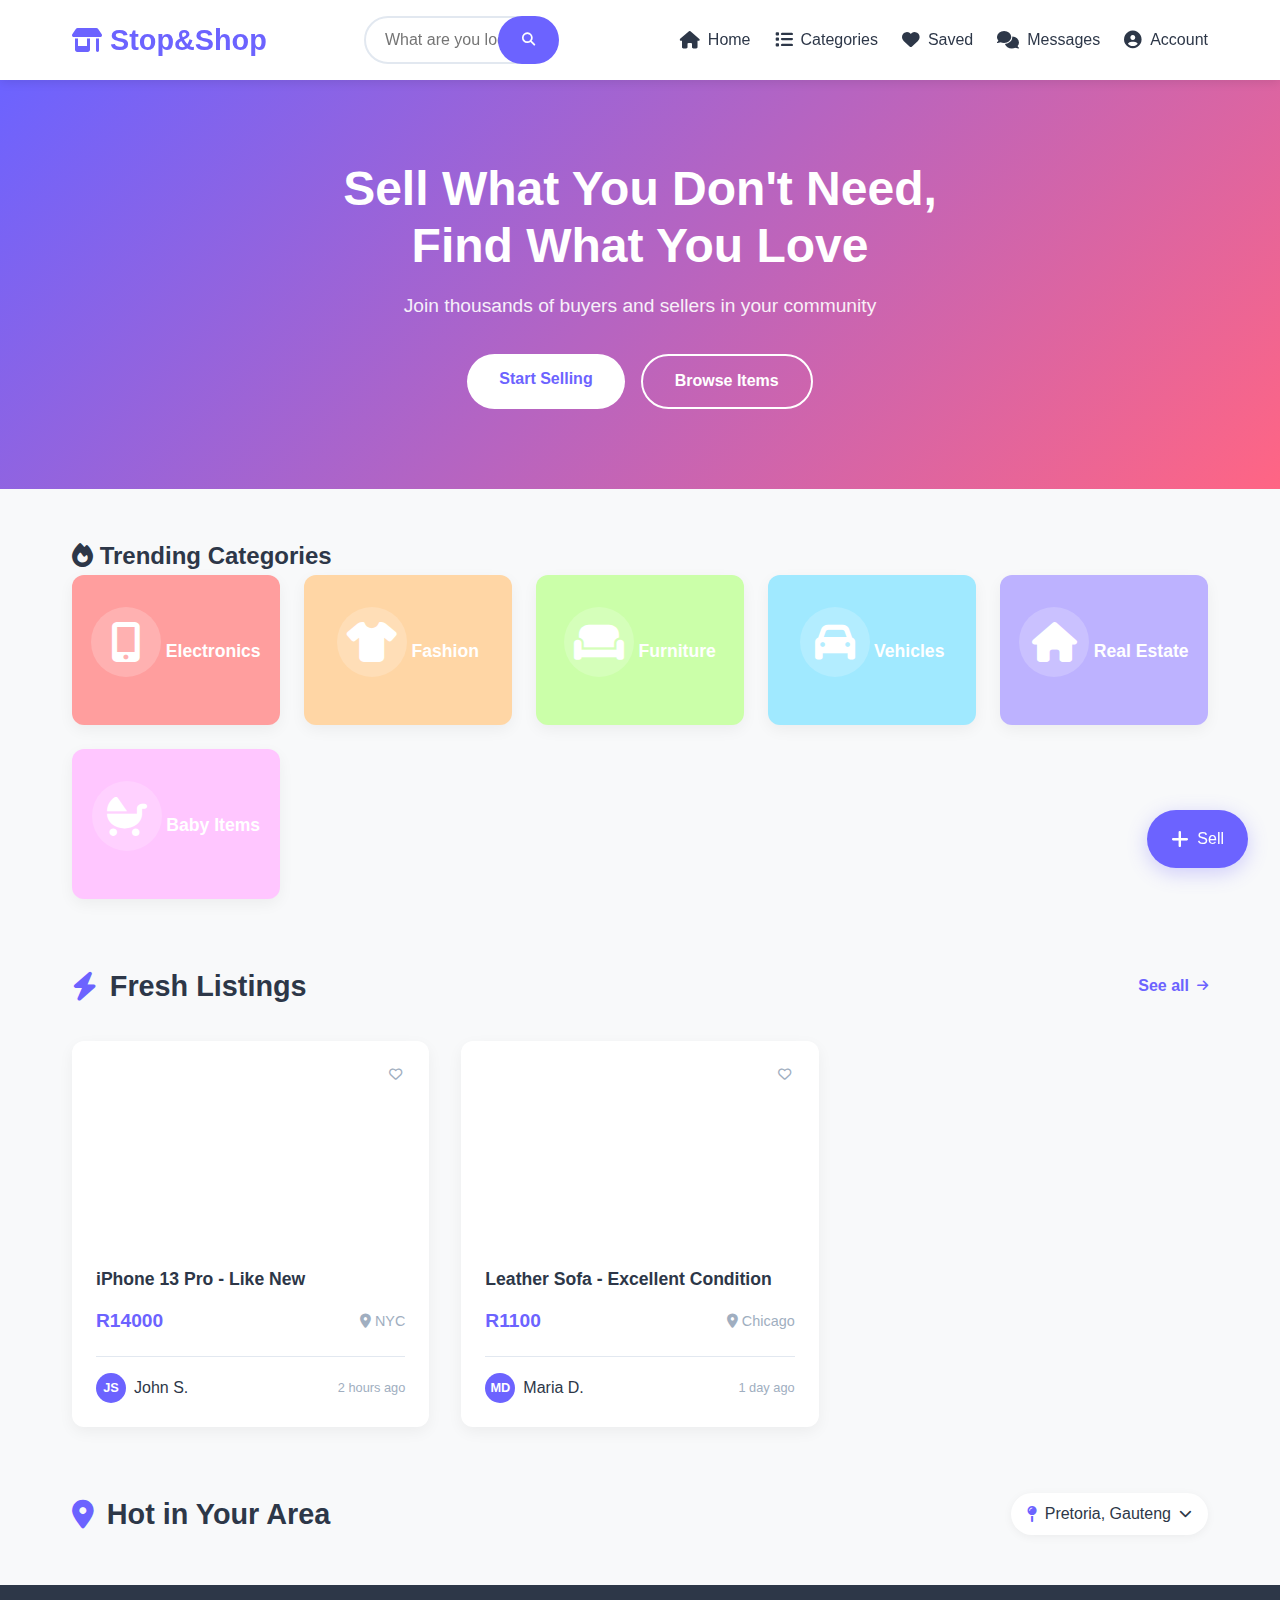
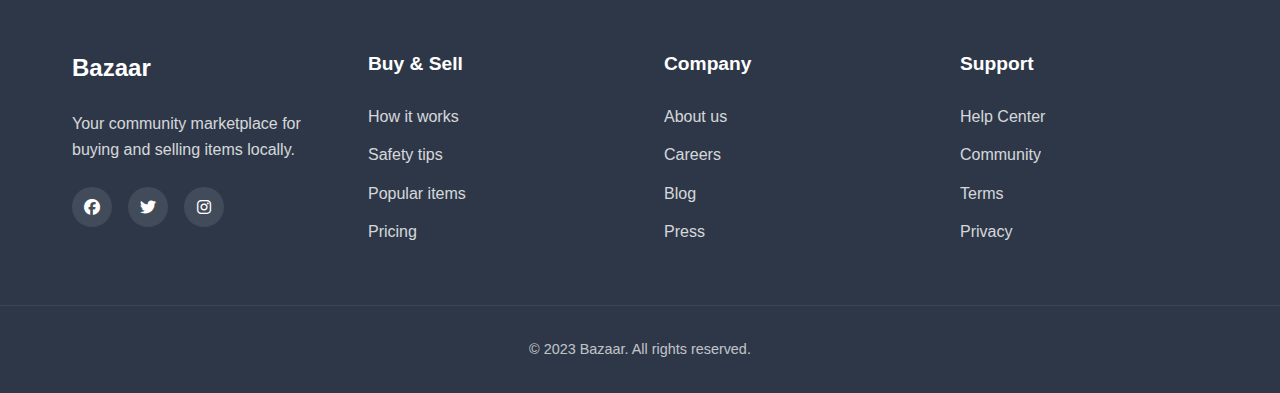
<file: index.html>
<!DOCTYPE html>
<html lang="en">
<head>
    <meta charset="UTF-8">
    <meta name="viewport" content="width=device-width, initial-scale=1.0">
    <title>Stop&Shop - Vibrant C2C Marketplace</title>
    
    <link rel="stylesheet" href="https://cdnjs.cloudflare.com/ajax/libs/font-awesome/6.4.0/css/all.min.css">
    <link rel="stylesheet" href="styles.css">
</head>
<body>
    <header>
        <div class="header-content">
            <div class="logo">
                <i class="fas fa-store-alt"></i>
                <span>Stop&Shop</span>
            </div>
            <div class="search-bar">
                <input type="text" placeholder="What are you looking for today?">
                <button><i class="fas fa-search"></i></button>
            </div>
            <nav>
                <ul>
                    <li><a href="#"><i class="fas fa-home"></i> Home</a></li>
                    <li><a href="#"><i class="fas fa-list"></i> Categories</a></li>
                    <li><a href="#"><i class="fas fa-heart"></i> Saved</a></li>
                    <li><a href="#"><i class="fas fa-comments"></i> Messages</a></li>
                    <li><a href="#"><i class="fas fa-user-circle"></i> Account</a></li>
                </ul>
            </nav>
        </div>
    </header>
    
    <div class="hero">
        <div class="hero-content">
            <h1>Sell What You Don't Need,<br>Find What You Love</h1>
            <p>Join thousands of buyers and sellers in your community</p>
            <div class="hero-buttons">
                <a href="#" class="btn-primary">Start Selling</a>
                <a href="#" class="btn-secondary">Browse Items</a>
            </div>
        </div>
    </div>
    
    <div class="container">
        <section class="trending-categories">
            <h2><i class="fas fa-fire"></i> Trending Categories</h2>
            <div class="categories-grid">
                <div class="category-card" style="background-color: #FF9E9E;">
                    <i class="fas fa-mobile-alt"></i>
                    <span>Electronics</span>
                </div>
                <div class="category-card" style="background-color: #FFD6A5;">
                    <i class="fas fa-tshirt"></i>
                    <span>Fashion</span>
                </div>
                <div class="category-card" style="background-color: #CBFFA9;">
                    <i class="fas fa-couch"></i>
                    <span>Furniture</span>
                </div>
                <div class="category-card" style="background-color: #A0E9FF;">
                    <i class="fas fa-car"></i>
                    <span>Vehicles</span>
                </div>
                <div class="category-card" style="background-color: #BDB2FF;">
                    <i class="fas fa-home"></i>
                    <span>Real Estate</span>
                </div>
                <div class="category-card" style="background-color: #FFC6FF;">
                    <i class="fas fa-baby-carriage"></i>
                    <span>Baby Items</span>
                </div>
            </div>
        </section>
        
        <section class="featured-products">
            <div class="section-header">
                <h2><i class="fas fa-bolt"></i> Fresh Listings</h2>
                <a href="#" class="see-all">See all <i class="fas fa-arrow-right"></i></a>
            </div>
            <div class="products-grid">
                <!-- Product cards will be here -->
                <div class="product-card">
                    <div class="product-badge">NEW</div>
                    <div class="product-image" style="background-image: url('https://via.placeholder.com/300x200/FF9E9E/FFFFFF?text=iPhone+13');">
                        <div class="product-actions">
                            <button class="wishlist-btn"><i class="far fa-heart"></i></button>
                        </div>
                    </div>
                    <div class="product-info">
                        <h3 class="product-title">iPhone 13 Pro - Like New</h3>
                        <div class="product-meta">
                            <span class="product-price">R14000</span>
                            <span class="product-location"><i class="fas fa-map-marker-alt"></i> NYC</span>
                        </div>
                        <div class="product-footer">
                            <div class="seller-info">
                                <div class="seller-avatar">JS</div>
                                <span>John S.</span>
                            </div>
                            <span class="product-time">2 hours ago</span>
                        </div>
                    </div>
                </div>
                
                <div class="product-card">
                    <div class="product-image" style="background-image: url('https://via.placeholder.com/300x200/FFD6A5/FFFFFF?text=Leather+Sofa');">
                        <div class="product-actions">
                            <button class="wishlist-btn"><i class="far fa-heart"></i></button>
                        </div>
                    </div>
                    <div class="product-info">
                        <h3 class="product-title">Leather Sofa - Excellent Condition</h3>
                        <div class="product-meta">
                            <span class="product-price">R1100</span>
                            <span class="product-location"><i class="fas fa-map-marker-alt"></i> Chicago</span>
                        </div>
                        <div class="product-footer">
                            <div class="seller-info">
                                <div class="seller-avatar">MD</div>
                                <span>Maria D.</span>
                            </div>
                            <span class="product-time">1 day ago</span>
                        </div>
                    </div>
                </div>
                
                <!-- More product cards -->
            </div>
        </section>
        
        <section class="local-deals">
            <div class="section-header">
                <h2><i class="fas fa-map-marker-alt"></i> Hot in Your Area</h2>
                <div class="location-selector">
                    <i class="fas fa-map-pin"></i>
                    <span>Pretoria, Gauteng</span>
                    <i class="fas fa-chevron-down"></i>
                </div>
            </div>
            <!-- Local deals grid would go here -->
        </section>
    </div>
    
    <div class="sell-float-btn">
        <i class="fas fa-plus"></i>
        <span>Sell</span>
    </div>
    
    <footer>
        <div class="footer-content">
            <div class="footer-section">
                <h3>Bazaar</h3>
                <p>Your community marketplace for buying and selling items locally.</p>
                <div class="social-links">
                    <a href="#"><i class="fab fa-facebook"></i></a>
                    <a href="#"><i class="fab fa-twitter"></i></a>
                    <a href="#"><i class="fab fa-instagram"></i></a>
                </div>
            </div>
            <div class="footer-section">
                <h4>Buy & Sell</h4>
                <ul>
                    <li><a href="#">How it works</a></li>
                    <li><a href="#">Safety tips</a></li>
                    <li><a href="#">Popular items</a></li>
                    <li><a href="#">Pricing</a></li>
                </ul>
            </div>
            <div class="footer-section">
                <h4>Company</h4>
                <ul>
                    <li><a href="#">About us</a></li>
                    <li><a href="#">Careers</a></li>
                    <li><a href="#">Blog</a></li>
                    <li><a href="#">Press</a></li>
                </ul>
            </div>
            <div class="footer-section">
                <h4>Support</h4>
                <ul>
                    <li><a href="#">Help Center</a></li>
                    <li><a href="#">Community</a></li>
                    <li><a href="#">Terms</a></li>
                    <li><a href="#">Privacy</a></li>
                </ul>
            </div>
        </div>
        <div class="footer-bottom">
            <p>&copy; 2023 Bazaar. All rights reserved.</p>
        </div>
    </footer>
</body>
</html>
</file>
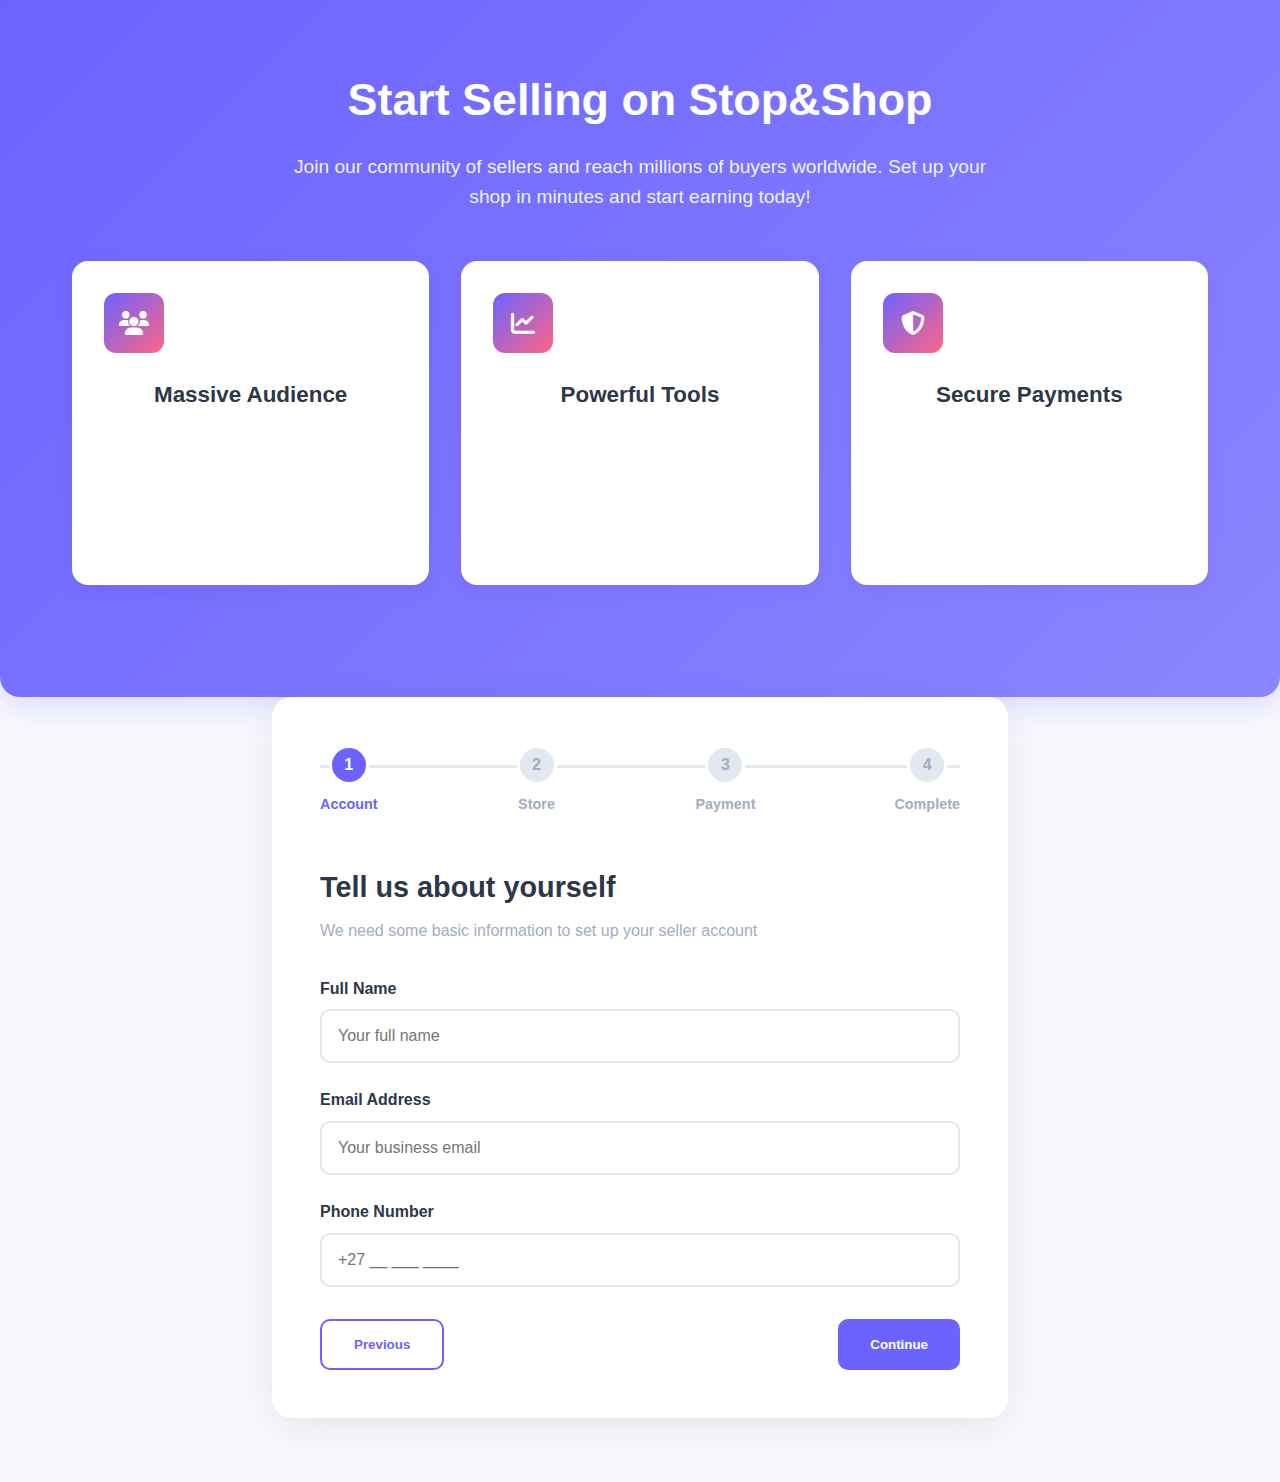
<file: become-seller.html>
<!DOCTYPE html>
<html lang="en">
<head>
    <meta charset="UTF-8">
    <meta name="viewport" content="width=device-width, initial-scale=1.0">
    <title>Become a Seller | Bazaar</title>
    <link rel="stylesheet" href="https://cdnjs.cloudflare.com/ajax/libs/font-awesome/6.4.0/css/all.min.css">
    <style>
        :root {
            --primary: #6C63FF;
            --primary-light: #8B85FF;
            --secondary: #FF6584;
            --dark: #2D3748;
            --light: #F7FAFC;
            --gray: #A0AEC0;
            --gray-light: #E2E8F0;
        }
        
        * {
            margin: 0;
            padding: 0;
            box-sizing: border-box;
            font-family: 'Inter', -apple-system, BlinkMacSystemFont, sans-serif;
        }
        
        body {
            background-color: #f8f9ff;
            color: var(--dark);
            line-height: 1.6;
        }
        
        .seller-hero {
            background: linear-gradient(135deg, var(--primary) 0%, var(--primary-light) 100%);
            color: white;
            padding: 4rem 2rem;
            text-align: center;
            border-radius: 0 0 20px 20px;
            box-shadow: 0 10px 30px rgba(108, 99, 255, 0.2);
        }
        
        .seller-hero h1 {
            font-size: 2.8rem;
            margin-bottom: 1rem;
            font-weight: 800;
        }
        
        .seller-hero p {
            font-size: 1.2rem;
            max-width: 700px;
            margin: 0 auto 2rem;
            opacity: 0.9;
        }
        
        .benefits-grid {
            display: grid;
            grid-template-columns: repeat(auto-fit, minmax(300px, 1fr));
            gap: 2rem;
            max-width: 1200px;
            margin: 3rem auto;
            padding: 0 2rem;
        }
        
        .benefit-card {
            background: white;
            border-radius: 16px;
            padding: 2rem;
            box-shadow: 0 5px 20px rgba(0,0,0,0.05);
            transition: all 0.3s ease;
        }
        
        .benefit-card:hover {
            transform: translateY(-5px);
            box-shadow: 0 15px 30px rgba(0,0,0,0.1);
        }
        
        .benefit-icon {
            width: 60px;
            height: 60px;
            background: linear-gradient(135deg, var(--primary) 0%, var(--secondary) 100%);
            border-radius: 12px;
            display: flex;
            align-items: center;
            justify-content: center;
            color: white;
            font-size: 1.5rem;
            margin-bottom: 1.5rem;
        }
        
        .benefit-card h3 {
            font-size: 1.4rem;
            margin-bottom: 1rem;
            color: var(--dark);
        }
        
        .onboarding-container {
            max-width: 800px;
            margin: 0 auto 4rem;
            padding: 0 2rem;
        }
        
        .onboarding-card {
            background: white;
            border-radius: 20px;
            padding: 3rem;
            box-shadow: 0 10px 40px rgba(0,0,0,0.08);
        }
        
        .steps-indicator {
            display: flex;
            justify-content: space-between;
            position: relative;
            margin-bottom: 3rem;
        }
        
        .steps-indicator::before {
            content: '';
            position: absolute;
            top: 20px;
            left: 0;
            right: 0;
            height: 3px;
            background: var(--gray-light);
            z-index: 1;
        }
        
        .step {
            display: flex;
            flex-direction: column;
            align-items: center;
            position: relative;
            z-index: 2;
        }
        
        .step-number {
            width: 40px;
            height: 40px;
            border-radius: 50%;
            background: var(--gray-light);
            color: var(--gray);
            display: flex;
            align-items: center;
            justify-content: center;
            font-weight: 700;
            margin-bottom: 0.5rem;
            border: 3px solid white;
        }
        
        .step.active .step-number {
            background: var(--primary);
            color: white;
        }
        
        .step.completed .step-number {
            background: var(--primary);
            color: white;
        }
        
        .step.completed .step-number::after {
            content: '\f00c';
            font-family: 'Font Awesome 6 Free';
            font-weight: 900;
        }
        
        .step-label {
            font-size: 0.9rem;
            font-weight: 600;
            color: var(--gray);
        }
        
        .step.active .step-label {
            color: var(--primary);
        }
        
        .step.completed .step-label {
            color: var(--primary);
        }
        
        .form-step {
            display: none;
        }
        
        .form-step.active {
            display: block;
            animation: fadeIn 0.5s ease;
        }
        
        @keyframes fadeIn {
            from { opacity: 0; transform: translateY(10px); }
            to { opacity: 1; transform: translateY(0); }
        }
        
        .form-header {
            margin-bottom: 2rem;
        }
        
        .form-header h2 {
            font-size: 1.8rem;
            margin-bottom: 0.5rem;
            color: var(--dark);
        }
        
        .form-header p {
            color: var(--gray);
        }
        
        .form-group {
            margin-bottom: 1.5rem;
        }
        
        .form-group label {
            display: block;
            margin-bottom: 0.5rem;
            font-weight: 600;
            color: var(--dark);
        }
        
        .form-control {
            width: 100%;
            padding: 1rem;
            border: 2px solid var(--gray-light);
            border-radius: 10px;
            font-size: 1rem;
            transition: all 0.3s ease;
        }
        
        .form-control:focus {
            border-color: var(--primary);
            box-shadow: 0 0 0 3px rgba(108, 99, 255, 0.1);
            outline: none;
        }
        
        .form-actions {
            display: flex;
            justify-content: space-between;
            margin-top: 2rem;
        }
        
        .btn {
            padding: 1rem 2rem;
            border-radius: 10px;
            font-weight: 600;
            cursor: pointer;
            transition: all 0.3s ease;
            border: none;
        }
        
        .btn-primary {
            background: var(--primary);
            color: white;
        }
        
        .btn-primary:hover {
            background: #5a52e0;
            transform: translateY(-2px);
            box-shadow: 0 5px 15px rgba(108, 99, 255, 0.3);
        }
        
        .btn-outline {
            background: white;
            color: var(--primary);
            border: 2px solid var(--primary);
        }
        
        .btn-outline:hover {
            background: #f0f5ff;
        }
        
        .confirmation-screen {
            text-align: center;
            padding: 2rem 0;
        }
        
        .confirmation-icon {
            font-size: 5rem;
            color: var(--primary);
            margin-bottom: 1.5rem;
            animation: bounce 1s ease infinite alternate;
        }
        
        @keyframes bounce {
            from { transform: translateY(0); }
            to { transform: translateY(-10px); }
        }
        
        .confirmation-screen h2 {
            font-size: 2rem;
            margin-bottom: 1rem;
            color: var(--dark);
        }
        
        .confirmation-screen p {
            color: var(--gray);
            max-width: 500px;
            margin: 0 auto 2rem;
        }
        
        @media (max-width: 768px) {
            .seller-hero h1 {
                font-size: 2.2rem;
            }
            
            .benefits-grid {
                grid-template-columns: 1fr;
            }
            
            .onboarding-card {
                padding: 2rem;
            }
            
            .step-label {
                display: none;
            }
        }
    </style>
</head>
<body>
    <div class="seller-hero">
        <h1>Start Selling on Stop&Shop</h1>
        <p>Join our community of sellers and reach millions of buyers worldwide. Set up your shop in minutes and start earning today!</p>
        <div class="benefits-grid">
            <div class="benefit-card">
                <div class="benefit-icon">
                    <i class="fas fa-users"></i>
                </div>
                <h3>Massive Audience</h3>
                <p>Access to over 10 million active buyers searching for products like yours every day.</p>
            </div>
            <div class="benefit-card">
                <div class="benefit-icon">
                    <i class="fas fa-chart-line"></i>
                </div>
                <h3>Powerful Tools</h3>
                <p>Advanced analytics and marketing tools to help you grow your business.</p>
            </div>
            <div class="benefit-card">
                <div class="benefit-icon">
                    <i class="fas fa-shield-alt"></i>
                </div>
                <h3>Secure Payments</h3>
                <p>Get paid securely and on time with our protected payment system.</p>
            </div>
        </div>
    </div>
    
    <div class="onboarding-container">
        <div class="onboarding-card">
            <div class="steps-indicator">
                <div class="step active" data-step="1">
                    <div class="step-number">1</div>
                    <div class="step-label">Account</div>
                </div>
                <div class="step" data-step="2">
                    <div class="step-number">2</div>
                    <div class="step-label">Store</div>
                </div>
                <div class="step" data-step="3">
                    <div class="step-number">3</div>
                    <div class="step-label">Payment</div>
                </div>
                <div class="step" data-step="4">
                    <div class="step-number">4</div>
                    <div class="step-label">Complete</div>
                </div>
            </div>
            
            <form id="sellerForm">
                <!-- Step 1 -->
                <div class="form-step active" data-step="1">
                    <div class="form-header">
                        <h2>Tell us about yourself</h2>
                        <p>We need some basic information to set up your seller account</p>
                    </div>
                    
                    <div class="form-group">
                        <label for="fullName">Full Name</label>
                        <input type="text" id="fullName" class="form-control" placeholder="Your full name" required>
                    </div>
                    
                    <div class="form-group">
                        <label for="email">Email Address</label>
                        <input type="email" id="email" class="form-control" placeholder="Your business email" required>
                    </div>
                    
                    <div class="form-group">
                        <label for="phone">Phone Number</label>
                        <input type="tel" id="phone" class="form-control" placeholder="+27 __ ___ ____" required>
                    </div>
                    
                    <div class="form-actions">
                        <button type="button" class="btn btn-outline" disabled>Previous</button>
                        <button type="button" class="btn btn-primary next-step">Continue</button>
                    </div>
                </div>
                
                <!-- Step 2 -->
                <div class="form-step" data-step="2">
                    <div class="form-header">
                        <h2>Set up your store</h2>
                        <p>Customize your storefront to attract more buyers</p>
                    </div>
                    
                    <div class="form-group">
                        <label for="storeName">Store Name</label>
                        <input type="text" id="storeName" class="form-control" placeholder="e.g. Fashion Haven" required>
                    </div>
                    
                    <div class="form-group">
                        <label for="storeCategory">What do you sell?</label>
                        <select id="storeCategory" class="form-control" required>
                            <option value="">Select category</option>
                            <option value="fashion">Fashion & Accessories</option>
                            <option value="electronics">Electronics</option>
                            <option value="home">Home & Garden</option>
                            <option value="art">Art & Collectibles</option>
                        </select>
                    </div>
                    
                    <div class="form-group">
                        <label for="storeDesc">Store Description</label>
                        <textarea id="storeDesc" class="form-control" rows="4" placeholder="Tell buyers what makes your store special"></textarea>
                    </div>
                    
                    <div class="form-actions">
                        <button type="button" class="btn btn-outline prev-step">Previous</button>
                        <button type="button" class="btn btn-primary next-step">Continue</button>
                    </div>
                </div>
                
                <!-- Step 3 -->
                <div class="form-step" data-step="3">
                    <div class="form-header">
                        <h2>Payment Information</h2>
                        <p>How would you like to get paid?</p>
                    </div>
                    
                    <div class="form-group">
                        <label>Payment Method</label>
                        <div style="display: flex; gap: 1rem; margin-top: 0.5rem;">
                            <label style="flex: 1; cursor: pointer;">
                                <input type="radio" name="paymentMethod" value="bank" checked style="margin-right: 0.5rem;">
                                Bank Transfer
                            </label>
                            <label style="flex: 1; cursor: pointer;">
                                <input type="radio" name="paymentMethod" value="paypal" style="margin-right: 0.5rem;">
                                PayPal
                            </label>
                        </div>
                    </div>
                    
                    <div class="form-group">
                        <label for="accountName">Account Holder Name</label>
                        <input type="text" id="accountName" class="form-control" placeholder="As it appears on your bank account" required>
                    </div>
                    
                    <div class="form-group">
                        <label for="accountNumber">Account Number</label>
                        <input type="text" id="accountNumber" class="form-control" placeholder="Your account number" required>
                    </div>
                    
                    <div class="form-group">
                        <label for="routingNumber">Routing Number</label>
                        <input type="text" id="routingNumber" class="form-control" placeholder="Your bank's routing number" required>
                    </div>
                    
                    <div class="form-actions">
                        <button type="button" class="btn btn-outline prev-step">Previous</button>
                        <button type="button" class="btn btn-primary next-step">Complete Setup</button>
                    </div>
                </div>
                
                <!-- Step 4 -->
                <div class="form-step" data-step="4">
                    <div class="confirmation-screen">
                        <div class="confirmation-icon">
                            <i class="fas fa-check-circle"></i>
                        </div>
                        <h2>You're All Set!</h2>
                        <p>Your seller account has been created successfully. We're reviewing your information and will notify you once your store is approved.</p>
                        <p>In the meantime, you can start setting up your products.</p>
                        <button type="button" class="btn btn-primary" style="padding: 1rem 3rem; margin-top: 1.5rem;">
                            Go to Dashboard <i class="fas fa-arrow-right" style="margin-left: 0.5rem;"></i>
                        </button>
                    </div>
                </div>
            </form>
        </div>
    </div>

    <script>
        document.addEventListener('DOMContentLoaded', function() {
            const steps = document.querySelectorAll('.step');
            const formSteps = document.querySelectorAll('.form-step');
            const nextButtons = document.querySelectorAll('.next-step');
            const prevButtons = document.querySelectorAll('.prev-step');
            let currentStep = 0;
            
            // Initialize
            showStep(currentStep);
            
            // Next button click
            nextButtons.forEach(button => {
                button.addEventListener('click', function() {
                    if (validateStep(currentStep)) {
                        currentStep++;
                        showStep(currentStep);
                    }
                });
            });
            
            // Previous button click
            prevButtons.forEach(button => {
                button.addEventListener('click', function() {
                    currentStep--;
                    showStep(currentStep);
                });
            });
            
            function showStep(stepIndex) {
                // Update steps indicator
                steps.forEach((step, index) => {
                    if (index < stepIndex) {
                        step.classList.add('completed');
                        step.classList.remove('active');
                    } else if (index === stepIndex) {
                        step.classList.add('active');
                        step.classList.remove('completed');
                    } else {
                        step.classList.remove('active', 'completed');
                    }
                });
                
                // Show current form step
                formSteps.forEach((step, index) => {
                    step.classList.toggle('active', index === stepIndex);
                });
                
                // Update buttons
                const prevButtons = document.querySelectorAll('.prev-step');
                prevButtons.forEach(button => {
                    button.disabled = stepIndex === 0;
                });
            }
            
            function validateStep(stepIndex) {
                const currentStep = formSteps[stepIndex];
                const inputs = currentStep.querySelectorAll('input[required], select[required], textarea[required]');
                let isValid = true;
                
                inputs.forEach(input => {
                    if (!input.value.trim()) {
                        input.style.borderColor = '#FF6584';
                        isValid = false;
                        
                        // Remove error on input
                        input.addEventListener('input', function() {
                            if (this.value.trim()) {
                                this.style.borderColor = '';
                            }
                        });
                    }
                });
                
                if (!isValid) {
                    currentStep.querySelector('.form-header').insertAdjacentHTML('afterend', 
                        '<div class="error-message" style="color: #FF6584; margin-bottom: 1.5rem;">Please fill in all required fields</div>');
                }
                
                return isValid;
            }
        });
    </script>
</body>
</html>
</file>
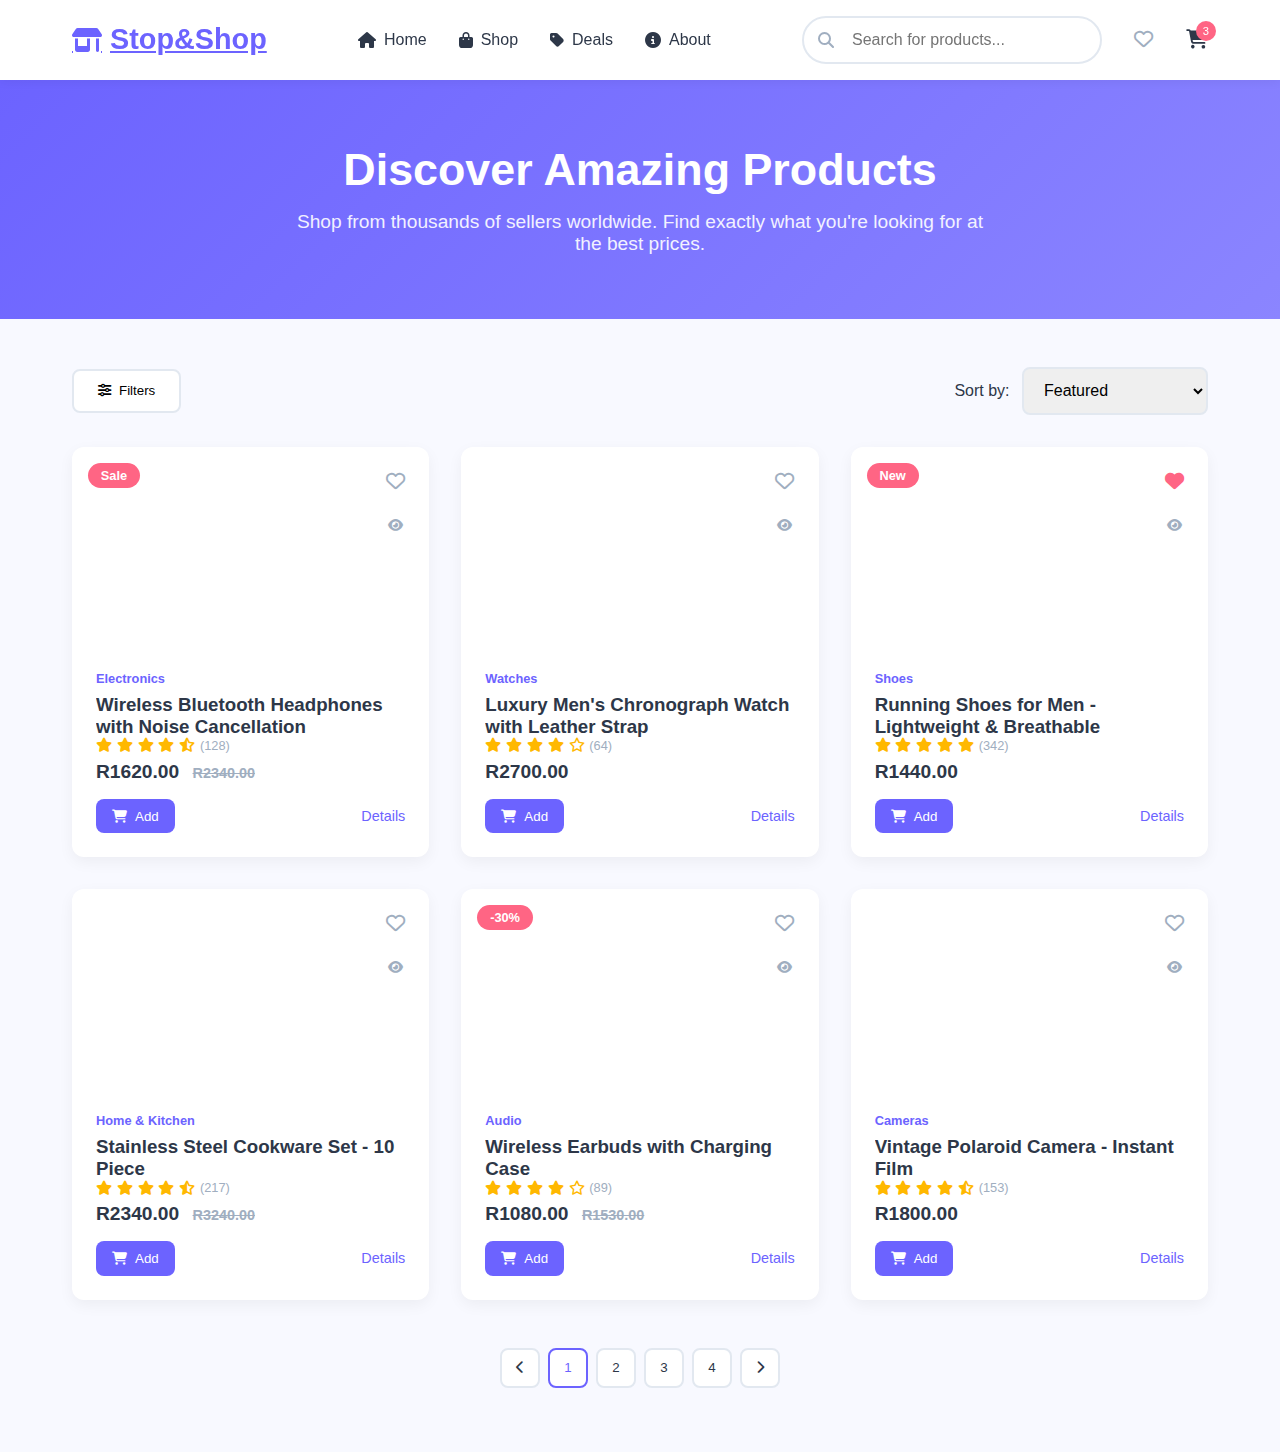
<file: products.html>
<!DOCTYPE html>
<html lang="en">
<head>
    <meta charset="UTF-8">
    <meta name="viewport" content="width=device-width, initial-scale=1.0">
    <title>Shop Products | Stop&Shop</title>
    <link rel="stylesheet" href="https://cdnjs.cloudflare.com/ajax/libs/font-awesome/6.4.0/css/all.min.css">
    <style>
        :root {
            --primary: #6C63FF;
            --primary-light: #8B85FF;
            --secondary: #FF6584;
            --dark: #2D3748;
            --light: #F7FAFC;
            --gray: #A0AEC0;
            --gray-light: #E2E8F0;
        }
        
        * {
            margin: 0;
            padding: 0;
            box-sizing: border-box;
            font-family: 'Inter', -apple-system, BlinkMacSystemFont, sans-serif;
        }
        
        body {
            background-color: #f8f9ff;
            color: var(--dark);
        }
        
        header {
            background: white;
            box-shadow: 0 2px 10px rgba(0,0,0,0.05);
            padding: 1rem 0;
            position: sticky;
            top: 0;
            z-index: 100;
        }
        
        .header-container {
            max-width: 1200px;
            margin: 0 auto;
            padding: 0 2rem;
            display: flex;
            justify-content: space-between;
            align-items: center;
        }
        
        .logo {
            font-size: 1.8rem;
            font-weight: 800;
            color: var(--primary);
            display: flex;
            align-items: center;
            gap: 0.5rem;
        }
        
        .logo i {
            font-size: 1.5rem;
        }
        
        nav ul {
            display: flex;
            list-style: none;
            gap: 2rem;
        }
        
        nav a {
            text-decoration: none;
            color: var(--dark);
            font-weight: 500;
            display: flex;
            align-items: center;
            gap: 0.5rem;
            transition: all 0.3s ease;
        }
        
        nav a:hover {
            color: var(--primary);
        }
        
        .user-actions {
            display: flex;
            align-items: center;
            gap: 1.5rem;
        }
        
        .search-bar {
            position: relative;
            width: 300px;
        }
        
        .search-bar input {
            width: 100%;
            padding: 0.8rem 1rem 0.8rem 3rem;
            border: 2px solid var(--gray-light);
            border-radius: 50px;
            font-size: 1rem;
            transition: all 0.3s ease;
        }
        
        .search-bar input:focus {
            border-color: var(--primary);
            box-shadow: 0 0 0 3px rgba(108, 99, 255, 0.1);
            outline: none;
        }
        
        .search-bar i {
            position: absolute;
            left: 1rem;
            top: 50%;
            transform: translateY(-50%);
            color: var(--gray);
        }
        
        .cart-btn, .wishlist-btn {
            background: none;
            border: none;
            font-size: 1.2rem;
            color: var(--dark);
            cursor: pointer;
            position: relative;
        }
        
        .cart-count {
            position: absolute;
            top: -8px;
            right: -8px;
            background: var(--secondary);
            color: white;
            width: 20px;
            height: 20px;
            border-radius: 50%;
            font-size: 0.7rem;
            display: flex;
            align-items: center;
            justify-content: center;
        }
        
        .hero-banner {
            background: linear-gradient(135deg, var(--primary) 0%, var(--primary-light) 100%);
            color: white;
            padding: 4rem 2rem;
            text-align: center;
            margin-bottom: 3rem;
        }
        
        .hero-banner h1 {
            font-size: 2.8rem;
            margin-bottom: 1rem;
        }
        
        .hero-banner p {
            font-size: 1.2rem;
            max-width: 700px;
            margin: 0 auto;
            opacity: 0.9;
        }
        
        .container {
            max-width: 1200px;
            margin: 0 auto;
            padding: 0 2rem 4rem;
        }
        
        .shop-controls {
            display: flex;
            justify-content: space-between;
            align-items: center;
            margin-bottom: 2rem;
            flex-wrap: wrap;
            gap: 1rem;
        }
        
        .filter-btn {
            background: white;
            border: 2px solid var(--gray-light);
            border-radius: 8px;
            padding: 0.8rem 1.5rem;
            display: flex;
            align-items: center;
            gap: 0.5rem;
            font-weight: 500;
            cursor: pointer;
            transition: all 0.3s ease;
        }
        
        .filter-btn:hover {
            border-color: var(--primary);
        }
        
        .sort-select {
            padding: 0.8rem 1rem;
            border: 2px solid var(--gray-light);
            border-radius: 8px;
            font-size: 1rem;
        }
        
        .products-grid {
            display: grid;
            grid-template-columns: repeat(auto-fill, minmax(280px, 1fr));
            gap: 2rem;
        }
        
        .product-card {
            background: white;
            border-radius: 12px;
            overflow: hidden;
            box-shadow: 0 5px 15px rgba(0,0,0,0.05);
            transition: all 0.3s ease;
            position: relative;
        }
        
        .product-card:hover {
            transform: translateY(-5px);
            box-shadow: 0 15px 30px rgba(0,0,0,0.1);
        }
        
        .product-badge {
            position: absolute;
            top: 1rem;
            left: 1rem;
            background: var(--secondary);
            color: white;
            padding: 0.3rem 0.8rem;
            border-radius: 50px;
            font-size: 0.8rem;
            font-weight: 600;
            z-index: 1;
        }
        
        .product-image {
            height: 200px;
            background-size: cover;
            background-position: center;
            position: relative;
        }
        
        .product-actions {
            position: absolute;
            top: 1rem;
            right: 1rem;
            display: flex;
            flex-direction: column;
            gap: 0.5rem;
        }
        
        .wishlist-btn {
            width: 36px;
            height: 36px;
            border-radius: 50%;
            background: white;
            display: flex;
            align-items: center;
            justify-content: center;
            border: none;
            cursor: pointer;
            color: var(--gray);
            transition: all 0.3s ease;
        }
        
        .wishlist-btn:hover {
            color: var(--secondary);
        }
        
        .wishlist-btn.active {
            color: var(--secondary);
        }
        
        .quick-view-btn {
            width: 36px;
            height: 36px;
            border-radius: 50%;
            background: white;
            display: flex;
            align-items: center;
            justify-content: center;
            border: none;
            cursor: pointer;
            color: var(--gray);
            transition: all 0.3s ease;
        }
        
        .quick-view-btn:hover {
            color: var(--primary);
        }
        
        .product-info {
            padding: 1.5rem;
        }
        
        .product-category {
            color: var(--primary);
            font-size: 0.8rem;
            font-weight: 600;
            margin-bottom: 0.5rem;
            display: block;
        }
        
    .product-title {
    display: -webkit-box;
    -webkit-box-orient: vertical;
    -webkit-line-clamp: 2; /* WebKit browsers */
    line-clamp: 2; /* Standard property */
    overflow: hidden;
    text-overflow: ellipsis;
}
        
        .product-rating {
            display: flex;
            align-items: center;
            gap: 0.3rem;
            margin-bottom: 0.5rem;
        }
        
        .product-rating i {
            color: #FFB800;
            font-size: 0.9rem;
        }
        
        .product-rating span {
            font-size: 0.8rem;
            color: var(--gray);
        }
        
        .product-price {
            font-size: 1.2rem;
            font-weight: 700;
            color: var(--dark);
            margin-bottom: 1rem;
        }
        
        .product-price .old-price {
            font-size: 0.9rem;
            color: var(--gray);
            text-decoration: line-through;
            margin-left: 0.5rem;
        }
        
        .product-footer {
            display: flex;
            justify-content: space-between;
            align-items: center;
        }
        
        .add-to-cart {
            background: var(--primary);
            color: white;
            border: none;
            border-radius: 8px;
            padding: 0.6rem 1rem;
            font-weight: 500;
            cursor: pointer;
            transition: all 0.3s ease;
            display: flex;
            align-items: center;
            gap: 0.5rem;
        }
        
        .add-to-cart:hover {
            background: #5a52e0;
        }
        
        .view-details {
            color: var(--primary);
            font-size: 0.9rem;
            font-weight: 500;
            text-decoration: none;
        }
        
        .view-details:hover {
            text-decoration: underline;
        }
        
        .pagination {
            display: flex;
            justify-content: center;
            margin-top: 3rem;
            gap: 0.5rem;
        }
        
        .page-btn {
            width: 40px;
            height: 40px;
            border-radius: 8px;
            display: flex;
            align-items: center;
            justify-content: center;
            border: 2px solid var(--gray-light);
            background: white;
            color: var(--dark);
            cursor: pointer;
            transition: all 0.3s ease;
        }
        
        .page-btn:hover, .page-btn.active {
            border-color: var(--primary);
            color: var(--primary);
        }
        
        @media (max-width: 768px) {
            .header-container {
                flex-direction: column;
                gap: 1rem;
                padding: 1rem;
            }
            
            nav ul {
                gap: 1rem;
            }
            
            .search-bar {
                width: 100%;
            }
            
            .hero-banner h1 {
                font-size: 2rem;
            }
            
            .hero-banner p {
                font-size: 1rem;
            }
            
            .shop-controls {
                flex-direction: column;
                align-items: flex-start;
            }
            
            .products-grid {
                grid-template-columns: repeat(auto-fill, minmax(240px, 1fr));
            }
        }
    </style>
</head>
<body>
    <header>
        <div class="header-container">
            <a href="index.html" class="logo">
                <i class="fas fa-store-alt"></i>
                <span>Stop&Shop</span>
            </a>
            
            <nav>
                <ul>
                    <li><a href="index.html"><i class="fas fa-home"></i> Home</a></li>
                    <li><a href="products.html" class="active"><i class="fas fa-shopping-bag"></i> Shop</a></li>
                    <li><a href="#"><i class="fas fa-tag"></i> Deals</a></li>
                    <li><a href="#"><i class="fas fa-info-circle"></i> About</a></li>
                </ul>
            </nav>
            
            <div class="user-actions">
                <div class="search-bar">
                    <i class="fas fa-search"></i>
                    <input type="text" placeholder="Search for products...">
                </div>
                <button class="wishlist-btn">
                    <i class="far fa-heart"></i>
                </button>
                <button class="cart-btn">
                    <i class="fas fa-shopping-cart"></i>
                    <span class="cart-count">3</span>
                </button>
            </div>
        </div>
    </header>
    
    <div class="hero-banner">
        <h1>Discover Amazing Products</h1>
        <p>Shop from thousands of sellers worldwide. Find exactly what you're looking for at the best prices.</p>
    </div>
    
    <div class="container">
        <div class="shop-controls">
            <button class="filter-btn">
                <i class="fas fa-sliders-h"></i>
                Filters
            </button>
            
            <div>
                <span style="margin-right: 0.5rem;">Sort by:</span>
                <select class="sort-select">
                    <option>Featured</option>
                    <option>Price: Low to High</option>
                    <option>Price: High to Low</option>
                    <option>Newest</option>
                    <option>Best Rated</option>
                </select>
            </div>
        </div>
        
        <div class="products-grid">
            <!-- Product 1 -->
            <div class="product-card">
                <div class="product-badge">Sale</div>
                <div class="product-image" style="background-image: url('https://images.unsplash.com/photo-1546868871-7041f2a55e12?ixlib=rb-4.0.3&ixid=M3wxMjA3fDB8MHxwaG90by1wYWdlfHx8fGVufDB8fHx8fA%3D%3D&auto=format&fit=crop&w=764&q=80');">
                    <div class="product-actions">
                        <button class="wishlist-btn">
                            <i class="far fa-heart"></i>
                        </button>
                        <button class="quick-view-btn">
                            <i class="fas fa-eye"></i>
                        </button>
                    </div>
                </div>
                <div class="product-info">
                    <span class="product-category">Electronics</span>
                    <h3 class="product-title">Wireless Bluetooth Headphones with Noise Cancellation</h3>
                    <div class="product-rating">
                        <i class="fas fa-star"></i>
                        <i class="fas fa-star"></i>
                        <i class="fas fa-star"></i>
                        <i class="fas fa-star"></i>
                        <i class="fas fa-star-half-alt"></i>
                        <span>(128)</span>
                    </div>
                    <div class="product-price">
                        R1620.00 <span class="old-price">R2340.00</span>
                    </div>
                    <div class="product-footer">
                        <button class="add-to-cart">
                            <i class="fas fa-shopping-cart"></i> Add
                        </button>
                        <a href="product-detail.html" class="view-details">Details</a>
                    </div>
                </div>
            </div>
            
            <!-- Product 2 -->
            <div class="product-card">
                <div class="product-image" style="background-image: url('https://images.unsplash.com/photo-1523275335684-37898b6baf30?ixlib=rb-4.0.3&ixid=M3wxMjA3fDB8MHxwaG90by1wYWdlfHx8fGVufDB8fHx8fA%3D%3D&auto=format&fit=crop&w=799&q=80');">
                    <div class="product-actions">
                        <button class="wishlist-btn">
                            <i class="far fa-heart"></i>
                        </button>
                        <button class="quick-view-btn">
                            <i class="fas fa-eye"></i>
                        </button>
                    </div>
                </div>
                <div class="product-info">
                    <span class="product-category">Watches</span>
                    <h3 class="product-title">Luxury Men's Chronograph Watch with Leather Strap</h3>
                    <div class="product-rating">
                        <i class="fas fa-star"></i>
                        <i class="fas fa-star"></i>
                        <i class="fas fa-star"></i>
                        <i class="fas fa-star"></i>
                        <i class="far fa-star"></i>
                        <span>(64)</span>
                    </div>
                    <div class="product-price">
                        R2700.00
                    </div>
                    <div class="product-footer">
                        <button class="add-to-cart">
                            <i class="fas fa-shopping-cart"></i> Add
                        </button>
                        <a href="product-detail.html" class="view-details">Details</a>
                    </div>
                </div>
            </div>
            
            <!-- Product 3 -->
            <div class="product-card">
                <div class="product-badge">New</div>
                <div class="product-image" style="background-image: url('https://images.unsplash.com/photo-1542291026-7eec264c27ff?ixlib=rb-4.0.3&ixid=M3wxMjA3fDB8MHxwaG90by1wYWdlfHx8fGVufDB8fHx8fA%3D%3D&auto=format&fit=crop&w=1170&q=80');">
                    <div class="product-actions">
                        <button class="wishlist-btn active">
                            <i class="fas fa-heart"></i>
                        </button>
                        <button class="quick-view-btn">
                            <i class="fas fa-eye"></i>
                        </button>
                    </div>
                </div>
                <div class="product-info">
                    <span class="product-category">Shoes</span>
                    <h3 class="product-title">Running Shoes for Men - Lightweight & Breathable</h3>
                    <div class="product-rating">
                        <i class="fas fa-star"></i>
                        <i class="fas fa-star"></i>
                        <i class="fas fa-star"></i>
                        <i class="fas fa-star"></i>
                        <i class="fas fa-star"></i>
                        <span>(342)</span>
                    </div>
                    <div class="product-price">
                        R1440.00
                    </div>
                    <div class="product-footer">
                        <button class="add-to-cart">
                            <i class="fas fa-shopping-cart"></i> Add
                        </button>
                        <a href="product-detail.html" class="view-details">Details</a>
                    </div>
                </div>
            </div>
            
            <!-- Product 4 -->
            <div class="product-card">
                <div class="product-image" style="background-image: url('https://images.unsplash.com/photo-1560343090-f0409e92791a?ixlib=rb-4.0.3&ixid=M3wxMjA3fDB8MHxwaG90by1wYWdlfHx8fGVufDB8fHx8fA%3D%3D&auto=format&fit=crop&w=764&q=80');">
                    <div class="product-actions">
                        <button class="wishlist-btn">
                            <i class="far fa-heart"></i>
                        </button>
                        <button class="quick-view-btn">
                            <i class="fas fa-eye"></i>
                        </button>
                    </div>
                </div>
                <div class="product-info">
                    <span class="product-category">Home & Kitchen</span>
                    <h3 class="product-title">Stainless Steel Cookware Set - 10 Piece</h3>
                    <div class="product-rating">
                        <i class="fas fa-star"></i>
                        <i class="fas fa-star"></i>
                        <i class="fas fa-star"></i>
                        <i class="fas fa-star"></i>
                        <i class="fas fa-star-half-alt"></i>
                        <span>(217)</span>
                    </div>
                    <div class="product-price">
                        R2340.00 <span class="old-price">R3240.00</span>
                    </div>
                    <div class="product-footer">
                        <button class="add-to-cart">
                            <i class="fas fa-shopping-cart"></i> Add
                        </button>
                        <a href="product-detail.html" class="view-details">Details</a>
                    </div>
                </div>
            </div>
            
            <!-- Product 5 -->
            <div class="product-card">
                <div class="product-badge">-30%</div>
                <div class="product-image" style="background-image: url('https://images.unsplash.com/photo-1505740420928-5e560c06d30e?ixlib=rb-4.0.3&ixid=M3wxMjA3fDB8MHxwaG90by1wYWdlfHx8fGVufDB8fHx8fA%3D%3D&auto=format&fit=crop&w=1170&q=80');">
                    <div class="product-actions">
                        <button class="wishlist-btn">
                            <i class="far fa-heart"></i>
                        </button>
                        <button class="quick-view-btn">
                            <i class="fas fa-eye"></i>
                        </button>
                    </div>
                </div>
                <div class="product-info">
                    <span class="product-category">Audio</span>
                    <h3 class="product-title">Wireless Earbuds with Charging Case</h3>
                    <div class="product-rating">
                        <i class="fas fa-star"></i>
                        <i class="fas fa-star"></i>
                        <i class="fas fa-star"></i>
                        <i class="fas fa-star"></i>
                        <i class="far fa-star"></i>
                        <span>(89)</span>
                    </div>
                    <div class="product-price">
                        R1080.00 <span class="old-price">R1530.00</span>
                    </div>
                    <div class="product-footer">
                        <button class="add-to-cart">
                            <i class="fas fa-shopping-cart"></i> Add
                        </button>
                        <a href="product-detail.html" class="view-details">Details</a>
                    </div>
                </div>
            </div>
            
            <!-- Product 6 -->
            <div class="product-card">
                <div class="product-image" style="background-image: url('https://images.unsplash.com/photo-1526170375885-4d8ecf77b99f?ixlib=rb-4.0.3&ixid=M3wxMjA3fDB8MHxwaG90by1wYWdlfHx8fGVufDB8fHx8fA%3D%3D&auto=format&fit=crop&w=1170&q=80');">
                    <div class="product-actions">
                        <button class="wishlist-btn">
                            <i class="far fa-heart"></i>
                        </button>
                        <button class="quick-view-btn">
                            <i class="fas fa-eye"></i>
                        </button>
                    </div>
                </div>
                <div class="product-info">
                    <span class="product-category">Cameras</span>
                    <h3 class="product-title">Vintage Polaroid Camera - Instant Film</h3>
                    <div class="product-rating">
                        <i class="fas fa-star"></i>
                        <i class="fas fa-star"></i>
                        <i class="fas fa-star"></i>
                        <i class="fas fa-star"></i>
                        <i class="fas fa-star-half-alt"></i>
                        <span>(153)</span>
                    </div>
                    <div class="product-price">
                        R1800.00
                    </div>
                    <div class="product-footer">
                        <button class="add-to-cart">
                            <i class="fas fa-shopping-cart"></i> Add
                        </button>
                        <a href="product-detail.html" class="view-details">Details</a>
                    </div>
                </div>
            </div>
        </div>
        
        <div class="pagination">
            <button class="page-btn"><i class="fas fa-chevron-left"></i></button>
            <button class="page-btn active">1</button>
            <button class="page-btn">2</button>
            <button class="page-btn">3</button>
            <button class="page-btn">4</button>
            <button class="page-btn"><i class="fas fa-chevron-right"></i></button>
        </div>
    </div>

    <script>
        // Toggle wishlist button
        document.querySelectorAll('.wishlist-btn').forEach(button => {
            button.addEventListener('click', function() {
                this.classList.toggle('active');
                const icon = this.querySelector('i');
                if (this.classList.contains('active')) {
                    icon.classList.replace('far', 'fas');
                } else {
                    icon.classList.replace('fas', 'far');
                }
            });
        });
        
        // Add to cart functionality
        document.querySelectorAll('.add-to-cart').forEach(button => {
            button.addEventListener('click', function() {
                const productCard = this.closest('.product-card');
                const productName = productCard.querySelector('.product-title').textContent;
                
                // Animation
                this.innerHTML = '<i class="fas fa-check"></i> Added';
                this.style.backgroundColor = '#48BB78';
                
                setTimeout(() => {
                    this.innerHTML = '<i class="fas fa-shopping-cart"></i> Add';
                    this.style.backgroundColor = '';
                }, 2000);
                
                // Update cart count
                const cartCount = document.querySelector('.cart-count');
                let count = parseInt(cartCount.textContent);
                cartCount.textContent = count + 1;
                
                console.log(`Added to cart: ${productName}`);
            });
        });
        
        // Quick view functionality
        document.querySelectorAll('.quick-view-btn').forEach(button => {
            button.addEventListener('click', function() {
                const productCard = this.closest('.product-card');
                const productName = productCard.querySelector('.product-title').textContent;
                console.log(`Quick view: ${productName}`);
                // In a real app, this would open a modal with product details
            });
        });
    </script>
</body>
</html>
</file>
<file: styles.css>
/* Base Styles */
:root {
    --primary: #6C63FF;
    --secondary: #FF6584;
    --dark: #2D3748;
    --light: #F7FAFC;
    --success: #48BB78;
    --warning: #ED8936;
    --danger: #E53E3E;
    --gray: #A0AEC0;
    --gray-light: #E2E8F0;
}

* {
    margin: 0;
    padding: 0;
    box-sizing: border-box;
    font-family: 'Segoe UI', Tahoma, Geneva, Verdana, sans-serif;
}

body {
    background-color: #F8F9FA;
    color: var(--dark);
    line-height: 1.6;
}

a {
    text-decoration: none;
    color: inherit;
}

/* Header Styles */
header {
    background-color: white;
    box-shadow: 0 2px 10px rgba(0,0,0,0.1);
    position: sticky;
    top: 0;
    z-index: 100;
    padding: 1rem 0;
}

.header-content {
    max-width: 1200px;
    margin: 0 auto;
    display: flex;
    align-items: center;
    justify-content: space-between;
    padding: 0 2rem;
}

.logo {
    display: flex;
    align-items: center;
    font-size: 1.8rem;
    font-weight: 700;
    color: var(--primary);
}

.logo i {
    margin-right: 0.5rem;
    font-size: 1.5rem;
}

.search-bar {
    display: flex;
    flex: 0.6;
    margin: 0 2rem;
}

.search-bar input {
    width: 100%;
    padding: 0.8rem 1.2rem;
    border: 2px solid var(--gray-light);
    border-radius: 50px;
    font-size: 1rem;
    outline: none;
    transition: all 0.3s ease;
}

.search-bar input:focus {
    border-color: var(--primary);
}

.search-bar button {
    background-color: var(--primary);
    color: white;
    border: none;
    border-radius: 50px;
    padding: 0 1.5rem;
    margin-left: -50px;
    cursor: pointer;
    transition: all 0.3s ease;
}

.search-bar button:hover {
    background-color: #5a52e0;
}

nav ul {
    display: flex;
    list-style: none;
}

nav ul li {
    margin-left: 1.5rem;
}

nav ul li a {
    display: flex;
    align-items: center;
    font-weight: 500;
    transition: color 0.3s ease;
}

nav ul li a:hover {
    color: var(--primary);
}

nav ul li a i {
    margin-right: 0.5rem;
    font-size: 1.1rem;
}

/* Hero Section */
.hero {
    background: linear-gradient(135deg, #6C63FF 0%, #FF6584 100%);
    color: white;
    padding: 5rem 2rem;
    text-align: center;
}

.hero-content {
    max-width: 800px;
    margin: 0 auto;
}

.hero h1 {
    font-size: 3rem;
    margin-bottom: 1rem;
    line-height: 1.2;
}

.hero p {
    font-size: 1.2rem;
    margin-bottom: 2rem;
    opacity: 0.9;
}

.hero-buttons {
    display: flex;
    justify-content: center;
    gap: 1rem;
}

.btn-primary, .btn-secondary {
    padding: 0.8rem 2rem;
    border-radius: 50px;
    font-weight: 600;
    transition: all 0.3s ease;
}

.btn-primary {
    background-color: white;
    color: var(--primary);
}

.btn-primary:hover {
    transform: translateY(-3px);
    box-shadow: 0 5px 15px rgba(0,0,0,0.1);
}

.btn-secondary {
    background-color: transparent;
    color: white;
    border: 2px solid white;
}

.btn-secondary:hover {
    background-color: rgba(255,255,255,0.1);
}

/* Container */
.container {
    max-width: 1200px;
    margin: 3rem auto;
    padding: 0 2rem;
}

/* Section Headers */
.section-header {
    display: flex;
    justify-content: space-between;
    align-items: center;
    margin-bottom: 2rem;
}

.section-header h2 {
    font-size: 1.8rem;
    display: flex;
    align-items: center;
}

.section-header h2 i {
    margin-right: 0.8rem;
    color: var(--primary);
}

.see-all {
    color: var(--primary);
    font-weight: 600;
    display: flex;
    align-items: center;
}

.see-all i {
    margin-left: 0.5rem;
    font-size: 0.8rem;
}

/* Categories Grid */
.categories-grid {
    display: grid;
    grid-template-columns: repeat(auto-fill, minmax(180px, 1fr));
    gap: 1.5rem;
    margin-bottom: 4rem;
}

.category-card {
    background-color: white;
    border-radius: 12px;
    padding: 2rem 1rem;
    text-align: center;
    box-shadow: 0 5px 15px rgba(0,0,0,0.05);
    transition: all 0.3s ease;
    cursor: pointer;
}

.category-card:hover {
    transform: translateY(-5px);
    box-shadow: 0 8px 25px rgba(0,0,0,0.1);
}

.category-card i {
    font-size: 2.5rem;
    margin-bottom: 1rem;
    color: white;
    background-color: rgba(255,255,255,0.2);
    width: 70px;
    height: 70px;
    line-height: 70px;
    border-radius: 50%;
    display: inline-block;
}

.category-card span {
    font-weight: 600;
    color: white;
    font-size: 1.1rem;
}

/* Products Grid */
.products-grid {
    display: grid;
    grid-template-columns: repeat(auto-fill, minmax(280px, 1fr));
    gap: 2rem;
    margin-bottom: 4rem;
}

.product-card {
    background-color: white;
    border-radius: 12px;
    overflow: hidden;
    box-shadow: 0 5px 15px rgba(0,0,0,0.05);
    transition: all 0.3s ease;
}

.product-card:hover {
    transform: translateY(-5px);
    box-shadow: 0 10px 25px rgba(0,0,0,0.1);
}

.product-badge {
    position: absolute;
    top: 1rem;
    left: 1rem;
    background-color: var(--primary);
    color: white;
    padding: 0.3rem 0.8rem;
    border-radius: 50px;
    font-size: 0.8rem;
    font-weight: 600;
    z-index: 1;
}

.product-image {
    height: 200px;
    background-size: cover;
    background-position: center;
    position: relative;
}

.product-actions {
    position: absolute;
    top: 1rem;
    right: 1rem;
}

.wishlist-btn {
    background-color: white;
    width: 36px;
    height: 36px;
    border-radius: 50%;
    display: flex;
    align-items: center;
    justify-content: center;
    border: none;
    cursor: pointer;
    color: var(--gray);
    transition: all 0.3s ease;
}

.wishlist-btn:hover {
    color: var(--danger);
    transform: scale(1.1);
}

.wishlist-btn.active {
    color: var(--danger);
}

.product-info {
    padding: 1.5rem;
}

.product-title {
    font-size: 1.1rem;
    margin-bottom: 0.8rem;
    font-weight: 600;
}

.product-meta {
    display: flex;
    justify-content: space-between;
    align-items: center;
    margin-bottom: 1.2rem;
}

.product-price {
    font-weight: 700;
    color: var(--primary);
    font-size: 1.2rem;
}

.product-location {
    color: var(--gray);
    font-size: 0.9rem;
}

.product-footer {
    display: flex;
    justify-content: space-between;
    align-items: center;
    padding-top: 1rem;
    border-top: 1px solid var(--gray-light);
}

.seller-info {
    display: flex;
    align-items: center;
}

.seller-avatar {
    width: 30px;
    height: 30px;
    border-radius: 50%;
    background-color: var(--primary);
    color: white;
    display: flex;
    align-items: center;
    justify-content: center;
    font-size: 0.8rem;
    font-weight: 600;
    margin-right: 0.5rem;
}

.product-time {
    font-size: 0.8rem;
    color: var(--gray);
}

/* Location Selector */
.location-selector {
    display: flex;
    align-items: center;
    background-color: white;
    padding: 0.5rem 1rem;
    border-radius: 50px;
    box-shadow: 0 2px 10px rgba(0,0,0,0.05);
    cursor: pointer;
    transition: all 0.3s ease;
}

.location-selector:hover {
    box-shadow: 0 5px 15px rgba(0,0,0,0.1);
}

.location-selector i:first-child {
    color: var(--primary);
    margin-right: 0.5rem;
}

.location-selector i:last-child {
    margin-left: 0.5rem;
    font-size: 0.8rem;
}

/* Sell Float Button */
.sell-float-btn {
    position: fixed;
    bottom: 2rem;
    right: 2rem;
    background-color: var(--primary);
    color: white;
    display: flex;
    align-items: center;
    padding: 1rem 1.5rem;
    border-radius: 50px;
    box-shadow: 0 5px 20px rgba(108, 99, 255, 0.3);
    cursor: pointer;
    transition: all 0.3s ease;
    z-index: 10;
}

.sell-float-btn:hover {
    transform: translateY(-3px);
    box-shadow: 0 8px 25px rgba(108, 99, 255, 0.4);
}

.sell-float-btn i {
    font-size: 1.2rem;
    margin-right: 0.5rem;
}

/* Footer */
footer {
    background-color: var(--dark);
    color: white;
    padding: 4rem 0 0;
}

.footer-content {
    max-width: 1200px;
    margin: 0 auto;
    display: grid;
    grid-template-columns: repeat(auto-fit, minmax(200px, 1fr));
    gap: 3rem;
    padding: 0 2rem;
}

.footer-section h3 {
    font-size: 1.5rem;
    margin-bottom: 1.5rem;
    color: white;
}

.footer-section h4 {
    font-size: 1.2rem;
    margin-bottom: 1.5rem;
    color: white;
}

.footer-section p {
    margin-bottom: 1.5rem;
    opacity: 0.8;
}

.footer-section ul {
    list-style: none;
}

.footer-section ul li {
    margin-bottom: 0.8rem;
}

.footer-section ul li a {
    opacity: 0.8;
    transition: all 0.3s ease;
}

.footer-section ul li a:hover {
    opacity: 1;
    color: white;
}

.social-links {
    display: flex;
    gap: 1rem;
}

.social-links a {
    display: flex;
    align-items: center;
    justify-content: center;
    width: 40px;
    height: 40px;
    border-radius: 50%;
    background-color: rgba(255,255,255,0.1);
    transition: all 0.3s ease;
}

.social-links a:hover {
    background-color: var(--primary);
    transform: translateY(-3px);
}

.footer-bottom {
    text-align: center;
    padding: 2rem;
    margin-top: 3rem;
    border-top: 1px solid rgba(255,255,255,0.1);
    opacity: 0.7;
    font-size: 0.9rem;
}

/* Responsive Design */
@media (max-width: 1024px) {
    .header-content {
        flex-direction: column;
        padding: 1rem;
    }
    
    .logo {
        margin-bottom: 1rem;
    }
    
    .search-bar {
        width: 100%;
        margin: 1rem 0;
    }
    
    nav ul {
        margin-top: 1rem;
    }
    
    .hero h1 {
        font-size: 2.5rem;
    }
}

@media (max-width: 768px) {
    .categories-grid {
        grid-template-columns: repeat(auto-fill, minmax(140px, 1fr));
    }
    
    .products-grid {
        grid-template-columns: repeat(auto-fill, minmax(240px, 1fr));
    }
    
    nav ul li {
        margin-left: 1rem;
    }
    
    nav ul li a span {
        display: none;
    }
    
    nav ul li a i {
        margin-right: 0;
        font-size: 1.3rem;
    }
}

@media (max-width: 480px) {
    .hero h1 {
        font-size: 2rem;
    }
    
    .hero-buttons {
        flex-direction: column;
    }
    
    .categories-grid {
        grid-template-columns: repeat(2, 1fr);
    }
    
    .products-grid {
        grid-template-columns: 1fr;
    }
    
    .sell-float-btn span {
        display: none;
    }
    
    .sell-float-btn i {
        margin-right: 0;
    }
}
</file>
